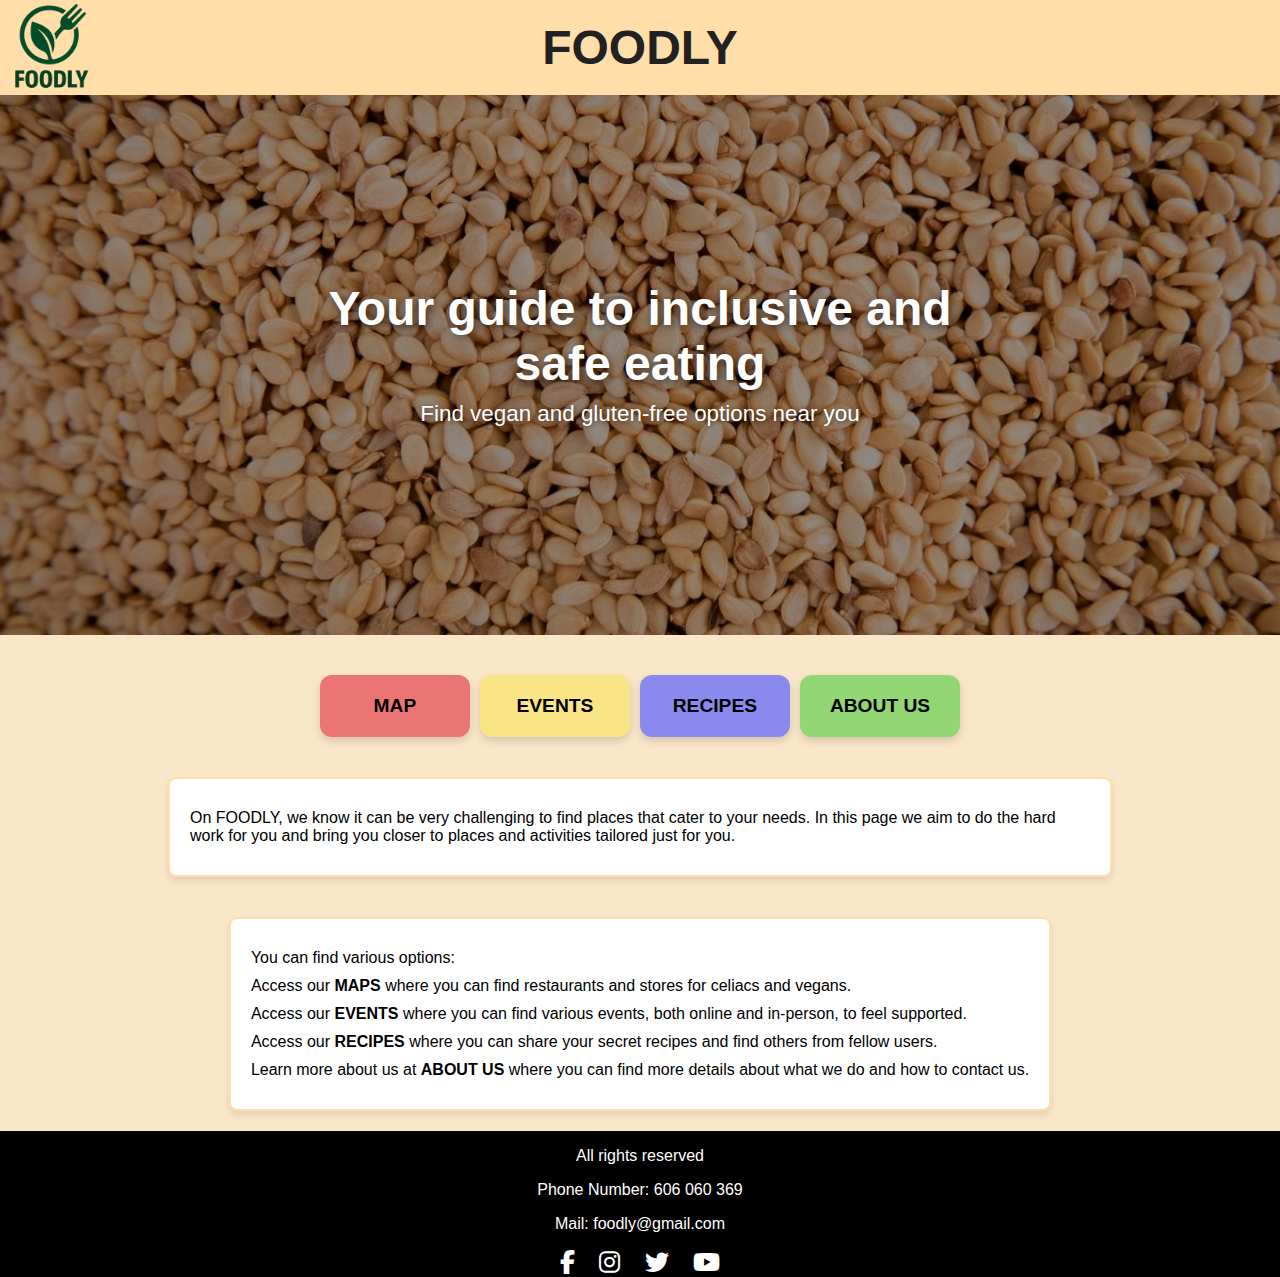
<file: index.html>
<!DOCTYPE html>
<html lang="es">
<head>
    <meta charset="UTF-8">
    <meta name="viewport" content="width=device-width, initial-scale=1.0">
    <title>FOODLY</title>
    <link rel="stylesheet" href="CSS/style.css">
    <link rel="icon" type="image/png" href="Imagenes/logo.png">
    <style>
        body { background-color: #fae7c9; }
    </style>
    <link rel="stylesheet" href="https://cdnjs.cloudflare.com/ajax/libs/font-awesome/6.5.0/css/all.min.css">
</head>
<body>
    <div class="container">
        <header>
            <h1>
                <a href="index.html">
                    <img src="Imagenes/logo2.png" alt="Logo" class="logo" width="100"> FOODLY
                </a>
            </h1>
        </header>

        <main>
            <div class="hero">
                <img src="Imagenes/banner3.jpg" alt="Banner Foodly" class="hero-img">
                <div class="hero-text">
                    <h2>Your guide to inclusive and safe eating</h2>
                    <p>Find vegan and gluten-free options near you</p>
                </div>
            </div>
            
              
            <div class="button-grid">
                <button class="btn btn-red" onclick="location.href='mapa.html'">MAP</button>
                <button class="btn btn-yellow" onclick="location.href='eventos.html'">EVENTS</button>
                <button class="btn btn-blue" onclick="location.href='Recetas.html'">RECIPES</button>
                <button class="btn btn-green" onclick="location.href='sobre-nosotros.html'">ABOUT US</button>
            </div>

            <div class="text-box">
                <p> </p>
                <p>On FOODLY, we know it can be very challenging to find places that cater to your needs. In this page we aim to do the hard work for you and bring you closer to places and activities tailored just for you.</p>
            </div>

            <div class="text-box">
                <p>You can find various options:</p>
                <p>Access our <strong>MAPS</strong> where you can find restaurants and stores for celiacs and vegans.</p>
                <p>Access our <strong>EVENTS</strong> where you can find various events, both online and in-person, to feel supported.</p>
                <p>Access our <strong>RECIPES</strong> where you can share your secret recipes and find others from fellow users.</p>
                <p>Learn more about us at <strong>ABOUT US</strong> where you can find more details about what we do and how to contact us.</p>                
            </div>
            
        </main>
        
        <footer>
            <div class="info-box">
                <p>All rights reserved</p>
                <p>Phone Number: 606 060 369</p>
                <p>Mail: foodly@gmail.com</p>
                
            </div>

            <div class="social-icons">
                <a href="#" target="_blank"><i class="fab fa-facebook-f"></i></a>
                <a href="#" target="_blank"><i class="fab fa-instagram"></i></a>
                <a href="#" target="_blank"><i class="fab fa-twitter"></i></a>
                <a href="#" target="_blank"><i class="fab fa-youtube"></i></a>
            </div>
            
        </footer>
        
    </div>
</body>
</html>
</file>
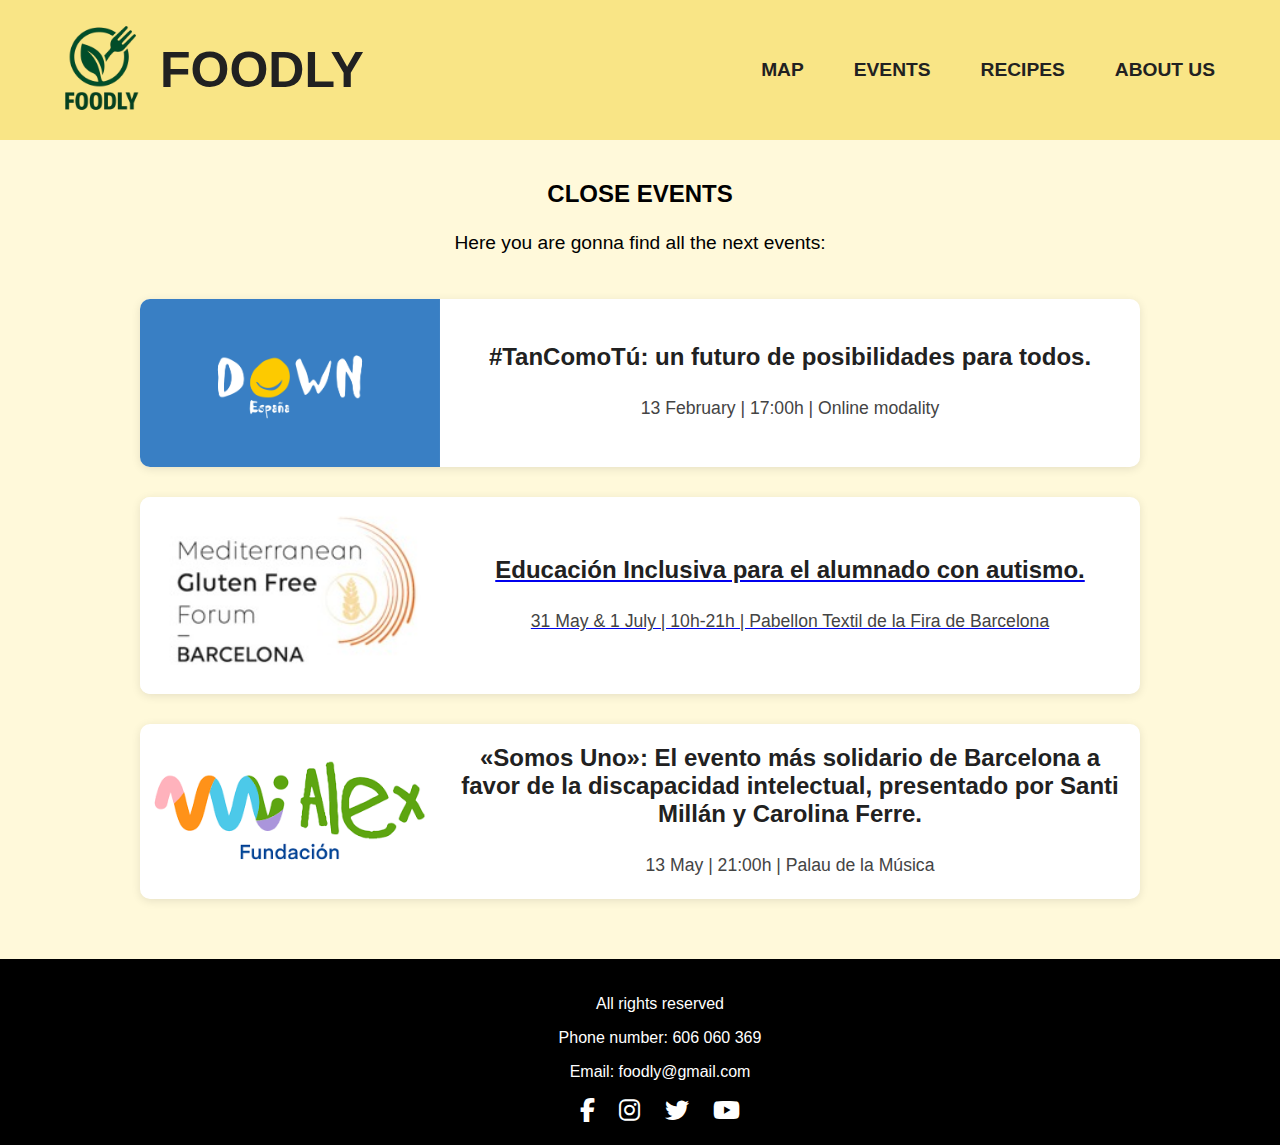
<file: eventos.html>
<!DOCTYPE html>
<html lang="es">
<head>
    <meta charset="UTF-8">
    <meta name="viewport" content="width=device-width, initial-scale=1.0">
    <title class="titulo">FOODLY</title>
    <link rel="stylesheet" href="CSS/eventos.css">
    <link rel="icon" type="image/png" href="Imagenes/logo.png">
    <link rel="stylesheet" href="https://cdnjs.cloudflare.com/ajax/libs/font-awesome/6.5.0/css/all.min.css">

    <style>
        body {
            background-color: #fff9da;
            font-family: "Jersey 10", sans-serif;
            margin: 0;
            padding: 0;
        }

        header {
            background-color: #F9E586;
            padding: 20px;
            text-align: center; /* Cambiado de right a center */
        }

        h1 a {
            text-decoration: none;
            color: #212121;
            display: inline-flex;
            align-items: left; /* Cambiado de flex-start a center */
            gap: 10px;
           
        }

        .logo {
            vertical-align: left;
        }

        main {
            padding: 20px;
            text-align: center;
        }


    </style>
</head>
<body>
    <header>
        <div class="header-container">
            <h1 class="logo-titulo">
                <a href="index.html">
                    <img src="Imagenes/logo2.png" alt="Logo" class="logo" width="100"> 
                    <span class="titulo-pagina">FOODLY</span>
                </a>
            </h1>
    
            <nav class="menu">
                <a href="mapa.html">MAP</a>
                <a href="eventos.html">EVENTS</a>
                <a href="recetas.html">RECIPES</a>
                <a href="Sobre-nosotros.html">ABOUT US</a>
            </nav>
        </div>
    </header>    

    <main>
        <h2><strong>CLOSE EVENTS</strong></h2>
        <p>Here you are gonna find all the next events:</p>
    
        <section class="eventos">
            <!-- Evento 1 -->
            <a href="https://www.sindromedown.org/tancomotu-un-futuro-de-posibilidades-para-todos/" class="evento-link">
                <div class="evento">
                    <img src="Imagenes/Eventos/evento1.jpg" alt="Evento 1">
                    <div class="info-evento">
                        <h3>#TanComoTú: un futuro de posibilidades para todos.</h3>
                        <p>13 February | 17:00h | Online modality</p>
                    </div>
                </div>
            </a>
    
            <!-- Evento 2 -->
            <a href="https://www.mediterraneanglutenfree.com/">
                <div class="evento">
                    <img src="Imagenes/Eventos/evento4.jpg" alt="Evento 2">
                    <div class="info-evento">
                        <h3>Educación Inclusiva para el alumnado con autismo.</h3>
                        <p>31 May & 1 July | 10h-21h | Pabellon Textil de la Fira de Barcelona</p>
                    </div>
                </div>
            </a>
    
            <!-- Evento 3 -->
            <a href="https://mifundacionalex.org/somos-uno-el-evento-mas-solidario-de-barcelona-a-favor-de-la-discapacidad-intelectual-presentado-por-santi-millan-y-carolina-ferre/" class="evento-link">
                <div class="evento">
                    <img src="Imagenes/Eventos/evento3.png" alt="Evento 3">
                    <div class="info-evento">
                        <h3>«Somos Uno»: El evento más solidario de Barcelona a favor de la discapacidad intelectual, presentado por Santi Millán y Carolina Ferre.</h3>
                        <p>13 May | 21:00h | Palau de la Música</p>
                    </div>
                </div>
            </a>
        </section>
    </main>
    

    <footer>
        <div class="info-box">
            <p>All rights reserved</p>
            <p>Phone number: 606 060 369</p>
            <p>Email: foodly@gmail.com</p>
            
        </div>

        <div class="social-icons">
            <a href="#" target="_blank"><i class="fab fa-facebook-f"></i></a>
            <a href="#" target="_blank"><i class="fab fa-instagram"></i></a>
            <a href="#" target="_blank"><i class="fab fa-twitter"></i></a>
            <a href="#" target="_blank"><i class="fab fa-youtube"></i></a>
        </div>
        
    </footer>
</body>


</html>
</file>
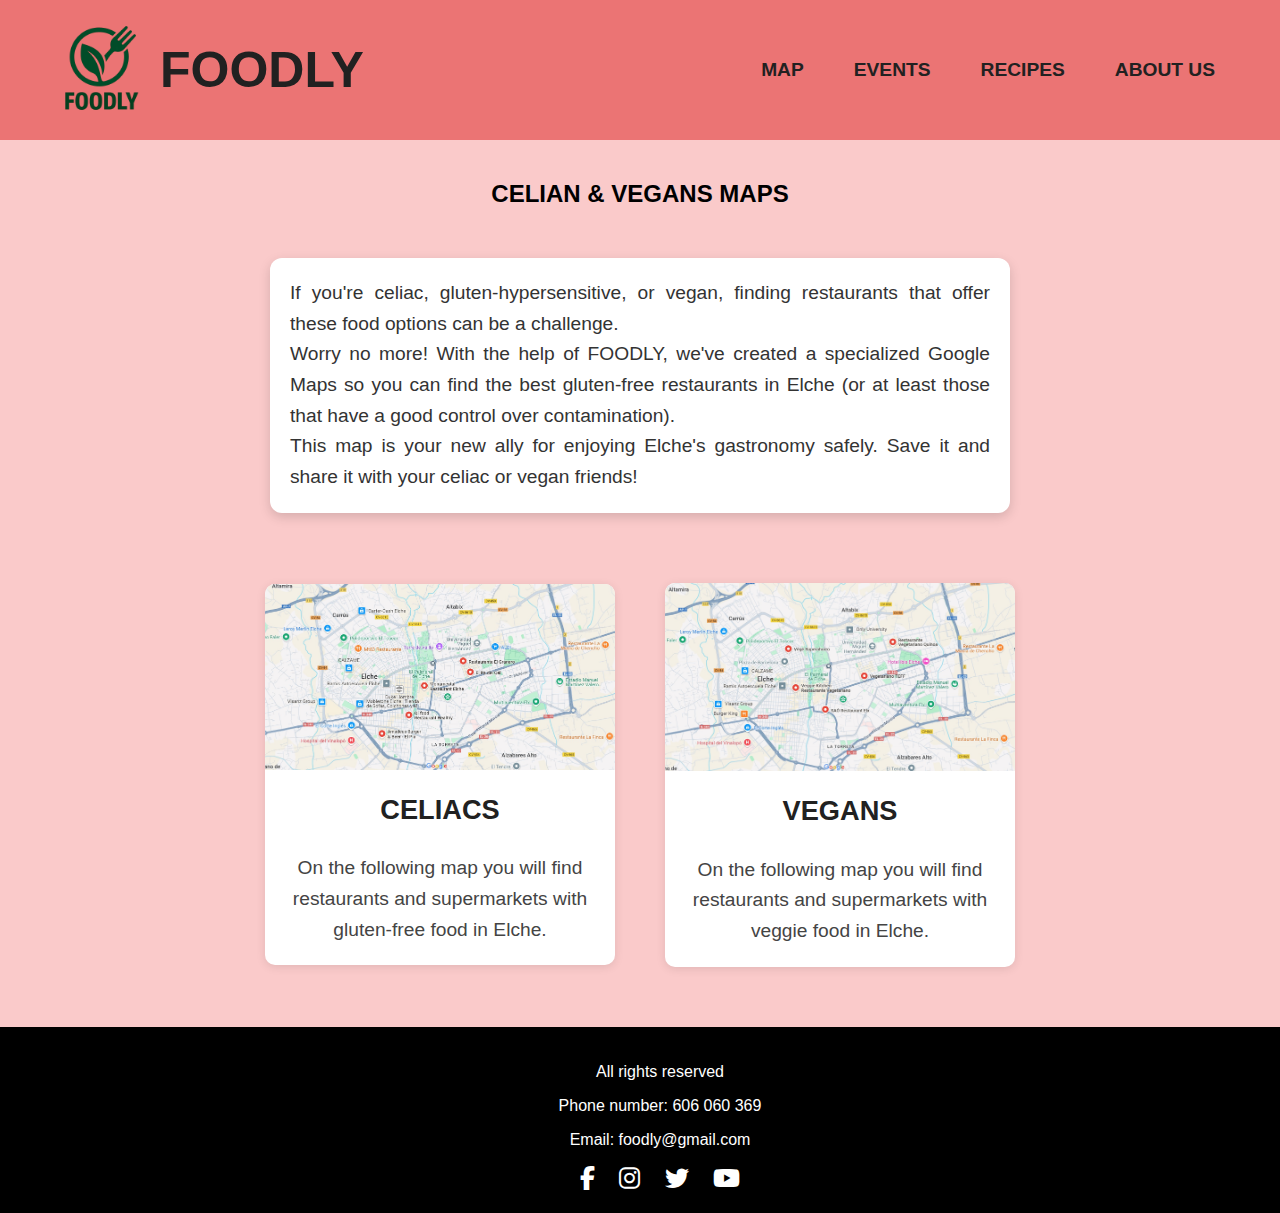
<file: mapa.html>
<!DOCTYPE html>
<html lang="en">
<head>
    <meta charset="UTF-8">
    <meta name="viewport" content="width=device-width, initial-scale=1.0">
    <title>MAPS</title>
    <title class="titulo">FOODLY</title>
    <link rel="stylesheet" href="CSS/mapa.css">
    <link rel="icon" type="image/png" href="Imagenes/logo.png">
    <link rel="stylesheet" href="https://cdnjs.cloudflare.com/ajax/libs/font-awesome/6.5.0/css/all.min.css">

    <style>
        body {
            background-color: rgb(250, 202, 202);
            font-family: "Jersey 10", sans-serif;
            margin: 0;
            padding: 0;
        }

        header {
            background-color: rgb(235, 116, 116);
            padding: 20px;
            text-align: center; /* Cambiado de right a center */
        }
        
        h1 a {
            text-decoration: none;
            color: #212121;
            display: inline-flex;
            align-items: left; /* Cambiado de flex-start a center */
            gap: 10px;
           
        }

        .logo {
            vertical-align: left;
        }

        main {
            padding: 20px;
            text-align: center;
        }


    </style>
</head>
<body>
    <header>
        
        <div class="header-container">
            <h1 class="logo-titulo">
                <a href="index.html">
                    <img src="Imagenes/logo2.png" alt="Logo" class="logo" width="100"> 
                    <span class="titulo-pagina">FOODLY</span>
                </a>
            </h1>
    
            <nav class="menu">
                <a href="mapa.html">MAP</a>
                <a href="eventos.html">EVENTS</a>
                <a href="recetas.html">RECIPES</a>
                <a href="Sobre-nosotros.html">ABOUT US</a>
            </nav>
        </div>
    </header>
    <main>
        <h2><strong>CELIAN & VEGANS MAPS</strong></h2>
    
        <div class="descripcion-mapa">
            <p>
                If you're celiac, gluten-hypersensitive, or vegan, finding restaurants that offer these food options can be a challenge.
            </p>
            <p>
                Worry no more! With the help of FOODLY, we've created a specialized Google Maps so you can find the best gluten-free restaurants in Elche (or at least those that have a good control over contamination).
            </p>
            <p>
                This map is your new ally for enjoying Elche's gastronomy safely. Save it and share it with your celiac or vegan friends!
            </p>
        </div>
    
       
    
        <div class="mapas">
            <div class="mapa">
                <a href="https://maps.app.goo.gl/m5RbkETdoufrcCeE8" class="link">
                    <img src="Imagenes/mapas/celia.jpg" alt="mapa" width="300px">
                    <div class="info">
                        <h3>CELIACS</h3>
                        <p>On the following map you will find restaurants and supermarkets with gluten-free food in Elche.</p>
                    </div>
                </a>
            </div>
    
            <div class="mapa" id="vega">
                <a href="https://maps.app.goo.gl/kVcjR4zT8YADveZh6" class="link">
                    <img src="Imagenes/mapas/mapaveg2.jpg" alt="mapa" width="300px">
                    <div class="info">
                        <h3>VEGANS</h3>
                        <p>On the following map you will find restaurants and supermarkets with veggie food in Elche.</p>
                    </div>
                </a>
            </div>
        </div>
    </main>
    
    <footer>
        <div class="info-box">
            <p>All rights reserved</p>
            <p>Phone number: 606 060 369</p>
            <p>Email: foodly@gmail.com</p>
            
        </div>

        <div class="social-icons">
            <a href="#" target="_blank"><i class="fab fa-facebook-f"></i></a>
            <a href="#" target="_blank"><i class="fab fa-instagram"></i></a>
            <a href="#" target="_blank"><i class="fab fa-twitter"></i></a>
            <a href="#" target="_blank"><i class="fab fa-youtube"></i></a>
        </div>
        
    </footer>
    
</body>
</html>
</file>
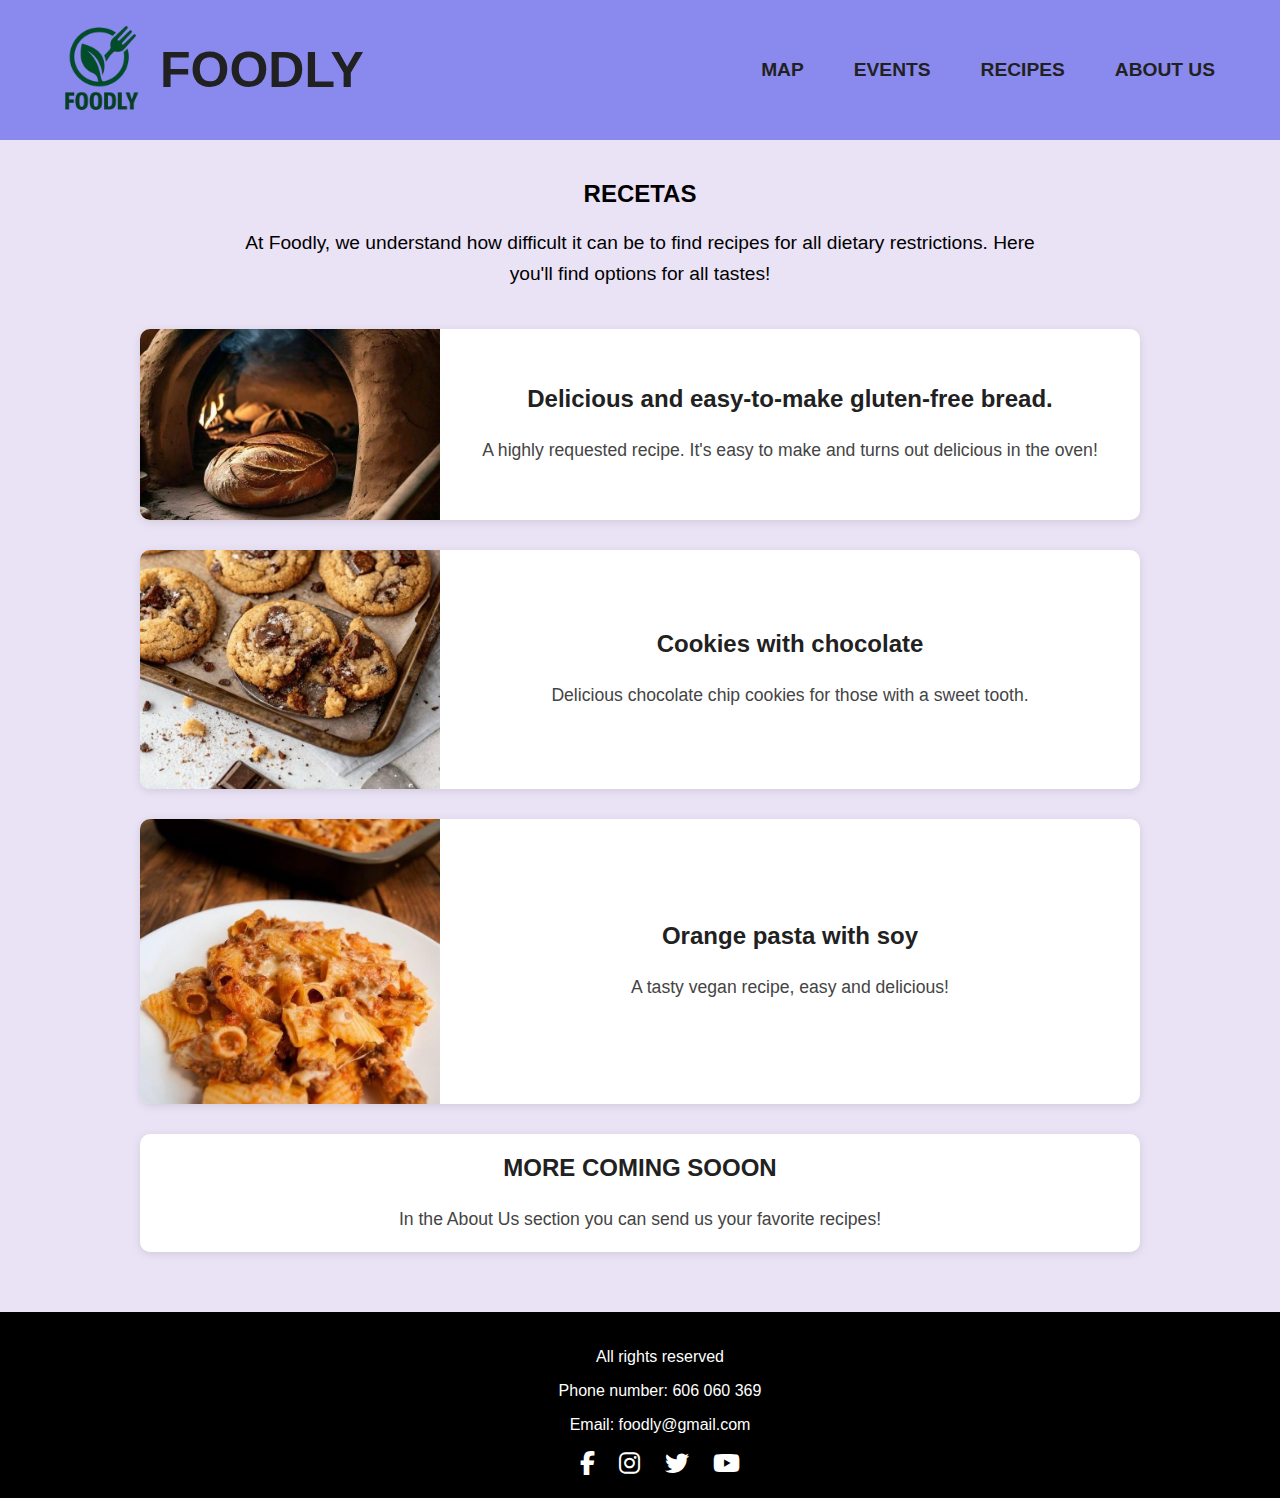
<file: Recetas.html>
<!DOCTYPE html>
<html lang="es">
<head>
    <meta charset="UTF-8">
    <meta name="viewport" content="width=device-width, initial-scale=1.0">
    <title>FOODLY</title>
    <link rel="stylesheet" href="CSS/recetas.css">
    <link rel="icon" href="Imagenes/logo2.png" type="image/png">
    <link rel="stylesheet" href="https://cdnjs.cloudflare.com/ajax/libs/font-awesome/6.5.0/css/all.min.css">
</head>
<body>
    <header>
        <div class="header-container">
            <h1 class="logo-titulo">
                <a href="index.html">
                    <img src="Imagenes/logo2.png" alt="Logo de Foodly" class="logo" width="100"> 
                    <span class="titulo-pagina">FOODLY</span>
                </a>
            </h1>
            <nav class="menu">
                <a href="mapa.html">MAP</a>
                <a href="eventos.html">EVENTS</a>
                <a href="recetas.html">RECIPES</a>
                <a href="Sobre-nosotros.html">ABOUT US</a>
            </nav>
        </div>
    </header>

    <main>
        <h2><strong>RECETAS</strong></h2>
        <p>At Foodly, we understand how difficult it can be to find recipes for all dietary restrictions. Here you'll find options for all tastes!</p>

        <section class="eventos">
            <!-- Receta 1 -->
            <a href="Recetas/receta pan.pdf" class="evento-link" download>
                <article class="evento">
                    <img src="Imagenes/pan.jpg" alt="Pan sin gluten">
                    <div class="info-evento">
                        <h3>Delicious and easy-to-make gluten-free bread.</h3>
                        <p>A highly requested recipe. It's easy to make and turns out delicious in the oven!</p>
                    </div>
                </article>
            </a>

            <!-- Receta 2 -->
            <a href="Recetas/galletas.pdf" class="evento-link" download>
                <article class="evento">
                    <img src="Imagenes/galletas.jpg" alt="Cookies con chocolate">
                    <div class="info-evento">
                        <h3>Cookies with chocolate</h3>
                        <p>Delicious chocolate chip cookies for those with a sweet tooth.</p>
                    </div>
                </article>
            </a>

            <!-- Receta 3 -->
            <a href="Recetas/pasta.pdf" class="evento-link" download>
                <article class="evento">
                    <img src="Imagenes/pasta.jpg" alt="Pasta a la naranja con soja">
                    <div class="info-evento">
                        <h3>Orange pasta with soy</h3>
                        <p>A tasty vegan recipe, easy and delicious! </p>
                    </div>
                </article>
            <a>
                <div class="evento">
                    <div class="info-evento">
                        <h3>MORE COMING SOOON</h3>
                        <p>In the About Us section you can send us your favorite recipes!</p>
                    </div>
                </div>
            </a>
            </a>
        </section>
    </main>

    <footer>
        <div class="info-box">
            <p>All rights reserved</p>
            <p>Phone number: 606 060 369</p>
            <p>Email: foodly@gmail.com</p>
        </div>
        <div class="social-icons">
            <a href="#"><i class="fab fa-facebook-f"></i></a>
            <a href="#"><i class="fab fa-instagram"></i></a>
            <a href="#"><i class="fab fa-twitter"></i></a>
            <a href="#"><i class="fab fa-youtube"></i></a>
        </div>
    </footer>
</body>
</html>
</file>
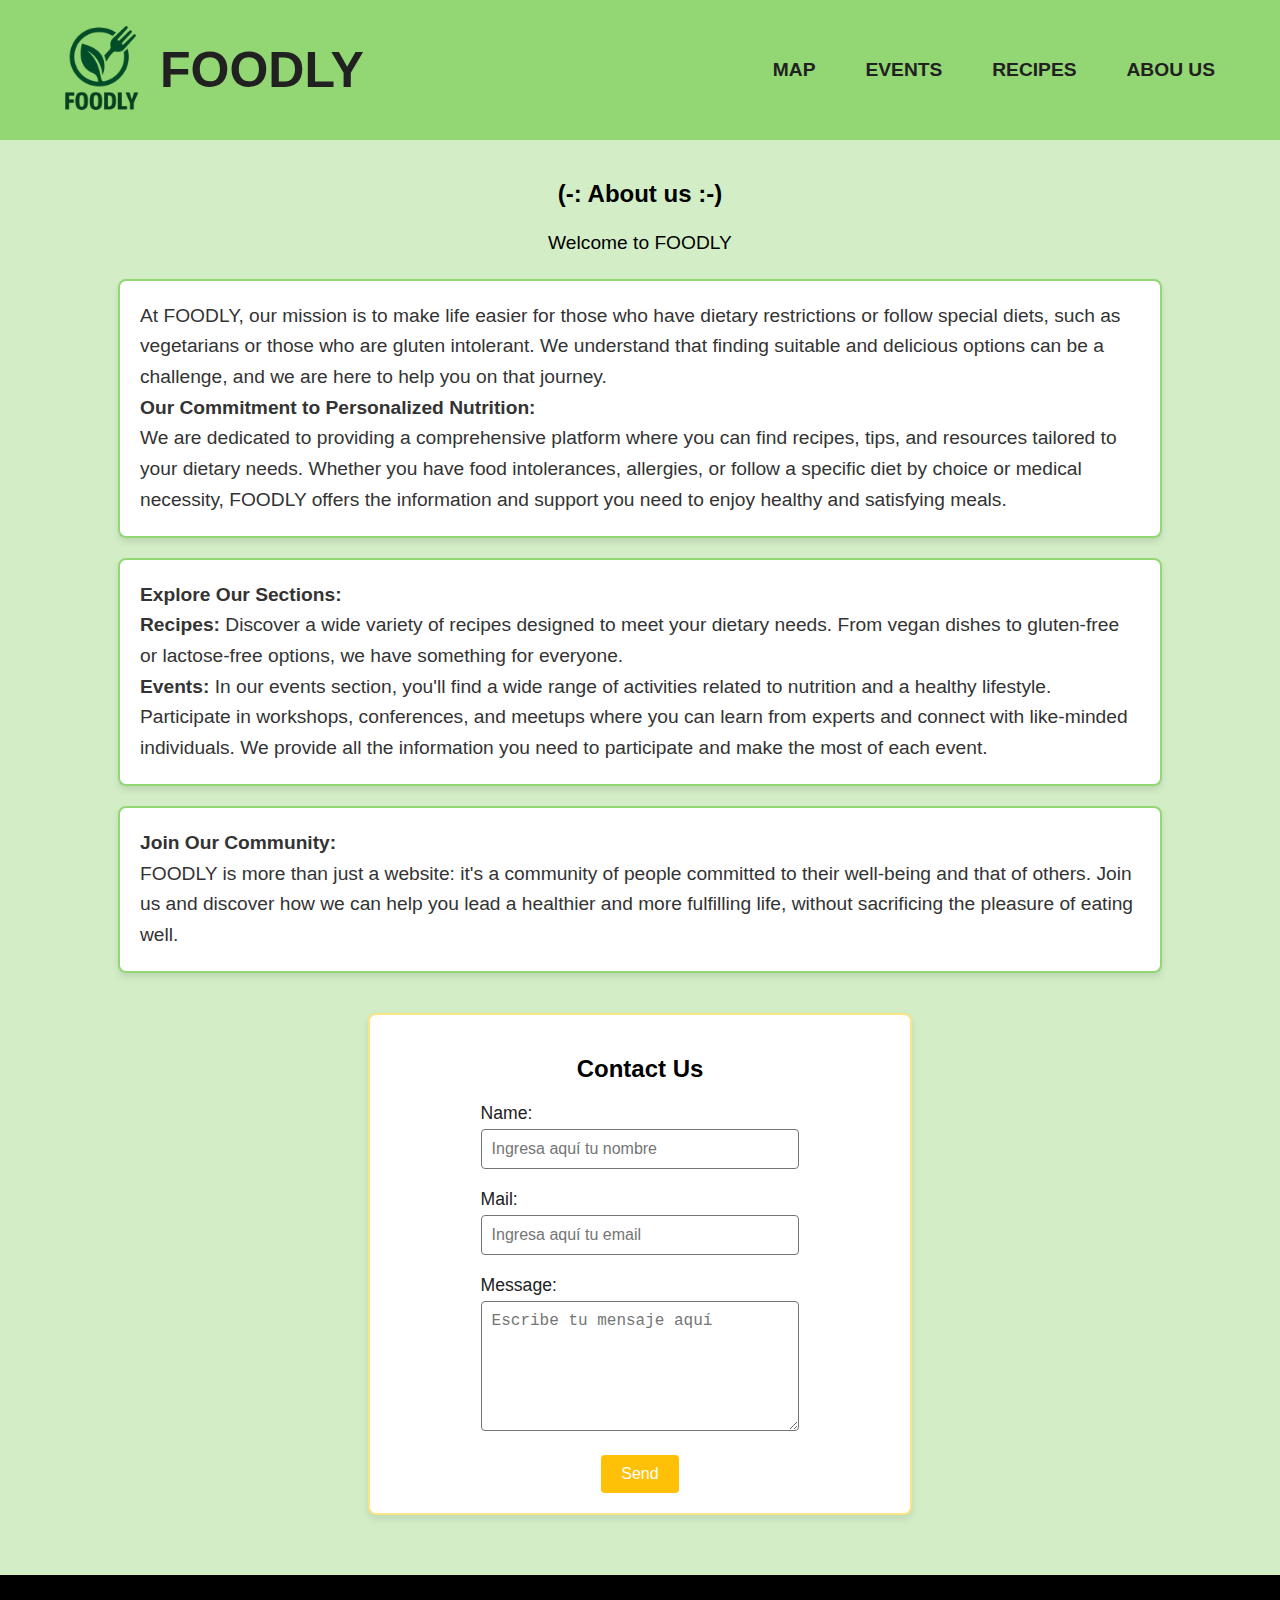
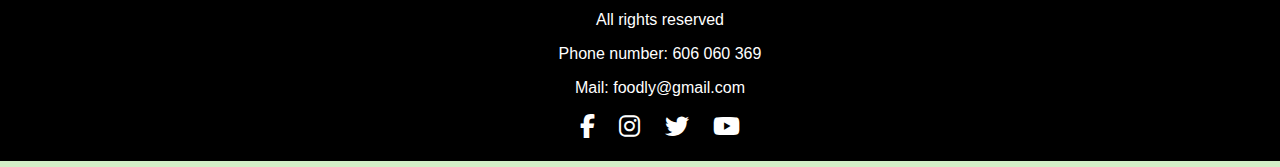
<file: Sobre-nosotros.html>
<!DOCTYPE html>
<html lang="es">
<head>
    <meta charset="UTF-8">
    <meta name="viewport" content="width=device-width, initial-scale=1.0">
    <title class="titulo">FOODLY</title>
    <link rel="stylesheet" href="CSS/sobrenosotros.css">
    <link rel="icon" type="image/png" href="Imagenes/logo.png">
    <link rel="stylesheet" href="https://cdnjs.cloudflare.com/ajax/libs/font-awesome/6.5.0/css/all.min.css">

    <style>
        body {
            background-color: #d3eec7;
            font-family: "Jersey 10", sans-serif;
            margin: 0;
            padding: 0;
        }

        header {
            background-color: #93d674;
            padding: 20px;
            text-align: center; /* Cambiado de right a center */
        }

        h1 a {
            text-decoration: none;
            color: #212121;
            display: inline-flex;
            align-items: left; /* Cambiado de flex-start a center */
            gap: 10px;
           
        }

        .logo {
            vertical-align: left;
        }

        main {
            padding: 20px;
            text-align: center;
        }

        .text-box {
            background-color: #fff;
            border: 2px solid #93d674;
            padding: 20px;
            border-radius: 8px;
            max-width: 1000px;
            margin: 20px auto;
            box-shadow: 0 4px 7px rgba(0, 0, 0, 0.1);
            text-align: left;
        }

        .text-box p {
            font-size: 1.2rem;
            color: #333;
            max-width: 100%;
        }


    </style>
</head>
<body>
    <header>
        <div class="header-container">
            <h1 class="logo-titulo">
                <a href="index.html">
                    <img src="Imagenes/logo2.png" alt="Logo" class="logo" width="100"> 
                    <span class="titulo-pagina">FOODLY</span>
                </a>
            </h1>
    
            <nav class="menu">
                <a href="mapa.html">MAP</a>
                <a href="eventos.html">EVENTS</a>
                <a href="recetas.html">RECIPES</a>
                <a href="sobre.html">ABOU US</a>
            </nav>
        </div>
    </header>
    
    
    

    <main>
        <h2>(-: About us :-)</h2>
        <p>Welcome to FOODLY</p>
        
        <div class="text-box">
            <p>At FOODLY, our mission is to make life easier for those who have dietary restrictions or follow special diets, such as vegetarians or those who are gluten intolerant. We understand that finding suitable and delicious options can be a challenge, and we are here to help you on that journey.</p>
            <p><strong>Our Commitment to Personalized Nutrition:</strong></p>
            <p>We are dedicated to providing a comprehensive platform where you can find recipes, tips, and resources tailored to your dietary needs. Whether you have food intolerances, allergies, or follow a specific diet by choice or medical necessity, FOODLY offers the information and support you need to enjoy healthy and satisfying meals.</p>
            
        </div>
        <div class="text-box">
            <p><strong>Explore Our Sections: </strong></p>
            <p></p>
            <p><strong>Recipes:</strong> Discover a wide variety of recipes designed to meet your dietary needs. From vegan dishes to gluten-free or lactose-free options, we have something for everyone.</p>

            <p><strong>Events:</strong> In our events section, you'll find a wide range of activities related to nutrition and a healthy lifestyle. Participate in workshops, conferences, and meetups where you can learn from experts and connect with like-minded individuals. We provide all the information you need to participate and make the most of each event.</p>

            
        </div>
        <div class="text-box">
            <p><strong>Join Our Community: </strong></p>
            <p>FOODLY is more than just a website: it's a community of people committed to their well-being and that of others. Join us and discover how we can help you lead a healthier and more fulfilling life, without sacrificing the pleasure of eating well.</p>

        </div>

        <section class="contact-form">
            <h2>Contact Us</h2>
            <form action="myscript.php" method="POST">
                <label for="name">Name:</label>
                <input type="text" id="name" name="name" placeholder="Ingresa aquí tu nombre" required>

                <label for="email">Mail:</label>
                <input type="email" id="email" name="email" placeholder="Ingresa aquí tu email" required>

                <label for="message">Message:</label>
                <textarea id="message" name="message" rows="6" placeholder="Escribe tu mensaje aquí" required></textarea>

                <button type="submit">Send</button>
            </form>
        </section>
    </main>

    <footer>
        <div class="info-box">
            <p>All rights reserved</p>
            <p>Phone number: 606 060 369</p>
            <p>Mail: foodly@gmail.com</p>
            
        </div>

        <div class="social-icons">
            <a href="#" target="_blank"><i class="fab fa-facebook-f"></i></a>
            <a href="#" target="_blank"><i class="fab fa-instagram"></i></a>
            <a href="#" target="_blank"><i class="fab fa-twitter"></i></a>
            <a href="#" target="_blank"><i class="fab fa-youtube"></i></a>
        </div>
        
    </footer>
</body>


</html>
</file>
<file: CSS/style.css>
:root{ /*Para definir paleta de colores*/
    --blanco:#FFFFFF;
    --oscuro:#212121;
    --primario:#FFC107;
    --secundario:#F9E586;
    --gris:#757575;
 
    --fuente-principal: 6rem;
 }

 body {
    font-family: Arial, sans-serif;
    margin: 0;
    padding: 0;
    min-height: 100vh;
    background-color: #fae7c9;
    display: flex;
    flex-direction: column;
}

.container {
    flex: 1;
    display: flex;
    flex-direction: column;
    align-items: center;
    text-align: center;
}

header {
    width: 100%;
    background-color: #ffdea9;
    display: flex;
    align-items: center;
    justify-content: center;
    padding: 20px;
    position: relative;
}

.logo {
    position: absolute;
    left: 20px;
}

header h1 {
    font-size: 3rem;
    margin: 0;
    text-align: right;
}

h1 a {
    text-decoration: none;
    color: #212121;
    display: inline-flex;
    align-items: center; /* Cambiado de flex-start a center */
    gap: 10px;
}

main {
    flex: 1;
    display: flex;
    flex-direction: column; /* Cambio para apilar verticalmente */
    align-items: center;
    justify-content: center;
}

.button-grid {
    display: flex;
    justify-content: center;
    gap: 10px;
    margin-bottom: 20px;
}
.btn {
    padding: 20px 30px;       /* Menor espacio interno */
    font-size: 1.2em;          /* Fuente más pequeña */
    font-weight: bold;
    cursor: pointer;
    color: black;
    border: none;
    border-radius: 12px;
    transition: background-color 0.3s;
    min-width: 150px;          /* Menor ancho mínimo */
    min-height: 60px;          /* Menor alto mínimo */
    box-shadow: 0 4px 8px rgba(0, 0, 0, 0.15);
}


.btn-red { background-color: rgb(235, 116, 116); }
.btn-yellow { background-color: #F9E586; }
.btn-blue { background-color: rgb(138, 138, 238); }
.btn-green { background-color: #93d674; }

footer {
    background-color: black;
    color: white;
    width: 100%;
    padding: 10px 3;
    text-align: center;
}

.social-icons {
    margin-top: 15px;
}

.social-icons a {
    color: white;
    font-size: 1.5rem;
    margin: 0 10px;
    text-decoration: none;
    transition: color 0.3s ease;
}

.social-icons a:hover {
    color: var(--primario);
}

.info-box {
    width: 80%;
    margin: 0 auto;
}

.text-box {
    background-color: #fff;
    border: 2px solid #ffdea9;
    padding: 20px;
    border-radius: 8px;
    max-width: 900px;
    margin: 20px auto;
    box-shadow: 0 4px 7px rgba(0, 0, 0, 0.1);
    text-align: left;
}

.text-box p {
    margin: 10px 0;
}

.image-section {
    display: flex;
    justify-content: center;
    gap: 40px;
    margin: 20px 0;
  }
  
  .image-box {
    text-align: center;
  }
  
  .image-box img {
    width: 100px;
    height: auto;
    border-radius: 10px;
  }


  .hero {
    position: relative;
    width: 100vw; /* Toda la pantalla horizontal */
    height: 60vh; /* Más alto: 60% de la altura de la pantalla */
    overflow: hidden;
    margin-bottom: 40px;
}

.hero-img {
    position: absolute;
    top: 0;
    left: 0;
    width: 100%;
    height: 100%;
    object-fit: cover; /* Rellenar el contenedor sin deformarse */
    filter: brightness(60%);
    z-index: 1;
}

.hero-text {
    position: absolute;
    top: 50%;
    left: 50%;
    transform: translate(-50%, -50%);
    color: white;
    text-align: center;
    z-index: 2;
}

.hero-text h2 {
    font-size: 3rem;
    margin: 0;
    text-shadow: 2px 2px 8px rgba(0, 0, 0, 0.6);
}

.hero-text p {
    font-size: 1.4rem;
    margin-top: 10px;
    text-shadow: 1px 1px 5px rgba(0, 0, 0, 0.5);
}
</file>
<file: CSS/eventos.css>
:root {
    --blanco: #FFFFFF;
    --oscuro: #212121;
    --primario: #FFC107;
    --secundario: #F9E586;
    --gris: #757575;
    --fuente-principal: "Jersey 10", sans-serif;
}

html, body {
    height: 100%;
    margin: 0;
    padding: 0;
    display: flex;
    flex-direction: column;
}

main {
    padding: 20px;
    text-align: center;
    flex: 1;
}

main p {
    font-size: 1.2rem;
    max-width: 800px;
    margin: 0 auto;
    line-height: 1.6;
}

footer {
    background-color: #000000;
    color: white;
    padding: 20px;
    text-align: center;
    margin-top: 40px;
}

h1 {
    font-size: 3rem;
    margin: 0;
    text-align: left;
}

.social-icons {
    margin-top: 15px;
}

.social-icons a {
    color: white;
    font-size: 1.5rem;
    margin: 0 10px;
    text-decoration: none;
    transition: color 0.3s ease;
}

.social-icons a:hover {
    color: var(--primario);
}

.titulo-pagina {
    font-size: 50px; /* Igual al ancho del logo */
    line-height: 50px; /* Asegura que el texto esté alineado verticalmente con el logo */
    font-weight: bold; /* Negrita */
    text-align: center; /* Centrado */
    color: var(--oscuro); /* Color principal */
    margin-left: 0; /* Elimina cualquier margen adicional del título */
}

.info-box {
    width: 80%;
    margin: 0 auto;
}

footer {
    background-color: black;
    color: white;
    width: 100%;
    padding: 10px 3;
    text-align: center;
}

/* Contenedor del header con distribución horizontal */
.header-container {
    display: flex;
    justify-content: space-between;
    align-items: center;
    max-width: 100%;
    padding: 0 30px;
    background-color: #F9E586;
}

/* Logo y título alineados a la izquierda */
.logo-titulo {
    display: flex;
    align-items: center;
    gap: 10px;
    font-size: 2rem;
    margin: 0;
}

.logo-titulo a {
    text-decoration: none;
    color: #212121;
    display: flex;
    align-items: center;
}

/* Menú de navegación alineado a la derecha */
nav.menu {
    display: flex;
    gap: 20px;
}

nav.menu a {
    text-decoration: none;
    color: #212121;
    font-weight: bold;
    padding: 10px 15px;
    transition: background-color 0.3s ease;
    font-size: 1.2rem;
}

nav.menu a:hover {
    background-color: rgba(0, 0, 0, 0.1);
    border-radius: 5px;
}

/* Logo alineado verticalmente */
.logo {
    vertical-align: middle;
}

/* Contenedor de todos los eventos */
.eventos {
    display: flex;
    flex-direction: column;
    gap: 30px;
    margin-top: 40px;
    max-width: 1000px;
    margin-left: auto;
    margin-right: auto;
}

/* Cada evento es una fila con imagen + texto */
.evento {
    display: flex;
    align-items: center;
    background-color: #ffffff;
    border-radius: 10px;
    overflow: hidden;
    box-shadow: 0 2px 10px rgba(0, 0, 0, 0.1);
}

/* Imagen del evento */
.evento img {
    width: 300px;
    height: auto;
    object-fit: cover;
}

/* Texto a la derecha de la imagen */
.info-evento{
    padding: 20px;
    flex: 1;
}

.info-evento h3 {
    margin-top: 0;
    color: #212121;
    font-size: 1.5rem;
}

.info-evento p {
    font-size: 1.1rem;
    line-height: 1.5;
    color: #444;
}

.evento-link {
    text-decoration: none;
    color: inherit;
    display: block;
}

.evento-link:hover .evento {
    box-shadow: 0 4px 15px rgba(0, 0, 0, 0.2);
    transform: scale(1.01);
    transition: all 0.3s ease;
}
</file>
<file: CSS/mapa.css>
:root {
    --blanco: #FFFFFF;
    --oscuro: #212121;
    --primario: #FFC107;
    --secundario: #F9E586;
    --gris: #757575;
    --fuente-principal: "Jersey 10", sans-serif;
}

/*html, body {
    height: 100%;
    margin: 0;
    padding: 0;
    display: flex;
    flex-direction: column;
}*/

main {
    display: flex;
    flex-direction: column;
    align-items: center; /* Centrado horizontal */
    justify-content: center; /* Centrado vertical (si quieres añadir altura también) */
    padding: 20px;
    text-align: center;
}

main p {
    font-size: 1.2rem;
    max-width: 800px;
    margin: 0 auto;
    line-height: 1.6;
}

footer {
    background-color: #000000;
    color: white;
    padding: 20px;
    text-align: center;
    margin-top: 40px;
}

h1 {
    font-size: 3rem;
    margin: 0;
    text-align: left;
}

.social-icons {
    margin-top: 15px;
}

.social-icons a {
    color: white;
    font-size: 1.5rem;
    margin: 0 10px;
    text-decoration: none;
    transition: color 0.3s ease;
}

.social-icons a:hover {
    color: var(--primario);
}

.titulo-pagina {
    font-size: 50px; /* Igual al ancho del logo */
    line-height: 50px; /* Asegura que el texto esté alineado verticalmente con el logo */
    font-weight: bold; /* Negrita */
    text-align: center; /* Centrado */
    color: var(--oscuro); /* Color principal */
    margin-left: 0; /* Elimina cualquier margen adicional del título */
}

.info-box {
    width: 80%;
    margin: 0 auto;
}

footer {
    background-color: black;
    color: white;
    width: 100%;
    padding: 10px 3;
    text-align: center;
}

/* Contenedor del header con distribución horizontal */
.header-container {
    display: flex;
    justify-content: space-between;
    align-items: center;
    max-width: 100%;
    padding: 0 30px;
    background-color: rgb(235, 116, 116);
}

/* Logo y título alineados a la izquierda */
.logo-titulo {
    display: flex;
    align-items: center;
    gap: 10px;
    font-size: 2rem;
    margin: 0;
}

.logo-titulo a {
    text-decoration: none;
    color: #212121;
    display: flex;
    align-items: center;
}

/* Menú de navegación alineado a la derecha */
nav.menu {
    display: flex;
    gap: 20px;
}

nav.menu a {
    text-decoration: none;
    color: #212121;
    font-weight: bold;
    padding: 10px 15px;
    transition: background-color 0.3s ease;
    font-size: 1.2rem;
}
nav.menu a:hover {
    background-color: rgba(0, 0, 0, 0.1);
    border-radius: 5px;
}
.boton{
    padding: 10px 15px;
    font-size: 2em;
    cursor: pointer;
    color: white;
    border: none;
    border-radius: 15px;
    transition: background-color 0.3s;
    min-width: 100px;
    min-height: 50px;
    box-shadow: 0 4px 10px rgba(0, 0, 0, 0.2);
    background-color: #86c84c;
    text-align: center;
    gap: 100px;
    margin-left: 20px;
    margin-bottom: 20px;
    margin-right: 20px;
}
#cel{
    margin-left: 465px;
    margin-bottom: 20px;
    margin-right: 20px;
}

.mapa {
    display: flex;
    flex-direction: column;
    align-items: center;
    background-color: #ffffff;
    border-radius: 10px;
    overflow: hidden;
    box-shadow: 0 2px 10px rgba(0, 0, 0, 0.1);
    max-width: 350px; /* MÁS ancho */
    height: auto;
    transition: transform 0.3s ease;
}


.mapa img,
#vega.mapa img {
    width: 350px; /* A juego con el contenedor */
    height: auto;
    object-fit: cover;
}


.info{
    padding: 20px;
    flex: 1;
}

.info h3 {
    margin-top: 0;
    color: #212121;
    font-size: 1.7rem;
    text-align: center;
    text-decoration: none;
}

.info p {
    font-size: 1.2rem;
    line-height: 1.6;
    color: #444;
    text-decoration: none;
}

.link {
    text-decoration: none;
    color: inherit;
    display: block;
}

.link:hover .mapa {
    box-shadow: 0 4px 15px rgba(0, 0, 0, 0.2);
    transform: scale(1.01);
    transition: all 0.3s ease;
}

.mapas {
    display: flex;
    flex-direction: row;
    justify-content: center;
    align-items: center;
    gap: 50px;
    flex-wrap: wrap;
    margin-top: 40px; /* Espacio entre el texto y los mapas */
}

footer {
    background-color: black;
    color: white;
    width: 100%;
    padding: 10px 3;
    text-align: center;
}

.social-icons {
    margin-top: 15px;
}

.social-icons a {
    color: white;
    font-size: 1.5rem;
    margin: 0 10px;
    text-decoration: none;
    transition: color 0.3s ease;
}

.social-icons a:hover {
    color: var(--primario);
}



.descripcion-mapa {
    background-color: #ffffff;
    border-radius: 12px;
    box-shadow: 0 4px 12px rgba(0, 0, 0, 0.15);
    padding: 20px;
    margin: 30px auto;
    max-width: 700px; /* Más estrecha */
    font-size: 1rem;  /* Fuente más pequeña */
    line-height: 1.6;
    color: #333333;
    text-align: justify;
    transition: transform 0.3s ease, box-shadow 0.3s ease;
}



.descripcion-mapa:hover {
    transform: translateY(-3px);
    box-shadow: 0 8px 20px rgba(0, 0, 0, 0.25);
}
</file>
<file: CSS/recetas.css>
html, body {
    height: 100%;
    margin: 0;
    padding: 0;
    display: flex;
    flex-direction: column;
}

body {
            background-color: rgb(234, 226, 245);
            font-family: "Jersey 10", sans-serif;
            margin: 0;
            padding: 0;
        }

main {
    padding: 20px;
    text-align: center;
    flex: 1;
}

main p {
    font-size: 1.2rem;
    max-width: 800px;
    margin: 0 auto;
    line-height: 1.6;
}

footer {
    background-color: #000000;
    color: rgb(138, 138, 238);
    padding: 20px;
    text-align: center;
    margin-top: 40px;
}

h1 {
    font-size: 3rem;
    margin: 0;
    text-align: left;
}

h1 a {
    text-decoration: none;
    color: #212121;
    display: inline-flex;
    align-items: left; /* Cambiado de flex-start a center */
    gap: 10px;
}

.social-icons {
    margin-top: 15px;
}

.social-icons a {
    color: white;
    font-size: 1.5rem;
    margin: 0 10px;
    text-decoration: none;
    transition: color 0.3s ease;
}

.social-icons a:hover {
    color: var(--primario);
}

.titulo-pagina {
    font-size: 50px; /* Igual al ancho del logo */
    line-height: 50px; /* Asegura que el texto esté alineado verticalmente con el logo */
    font-weight: bold; /* Negrita */
    text-align: center; /* Centrado */
    color: var(--oscuro); /* Color principal */
    margin-left: 0; /* Elimina cualquier margen adicional del título */
}

.info-box {
    width: 80%;
    margin: 0 auto;
}

header {
    background-color: rgb(138, 138, 238);
    padding: 20px;
    text-align: center; /* Cambiado de right a center */
}

/* Contenedor del header con distribución horizontal */
.header-container {
    display: flex;
    justify-content: space-between;
    align-items: center;
    max-width: 100%;
    padding: 0 30px;
    background-color: rgb(138, 138, 238);
}

.logo {
    vertical-align: left;
}

/* Logo y título alineados a la izquierda */
.logo-titulo {
    display: flex;
    align-items: center;
    gap: 10px;
    font-size: 2rem;
    margin: 0;
}

.logo-titulo a {
    text-decoration: none;
    color: #212121;
    display: flex;
    align-items: center;
}

/* Menú de navegación alineado a la derecha */
nav.menu {
    display: flex;
    gap: 20px;
}

nav.menu a {
    text-decoration: none;
    color: #212121;
    font-weight: bold;
    padding: 10px 15px;
    transition: background-color 0.3s ease;
    font-size: 1.2rem;
}

nav.menu a:hover {
    background-color: rgba(0, 0, 0, 0.1);
    border-radius: 5px;
}

/* Logo alineado verticalmente */
.logo {
    vertical-align: middle;
}

/* Contenedor de todos los eventos */
.eventos {
    display: flex;
    flex-direction: column;
    gap: 30px;
    margin-top: 40px;
    max-width: 1000px;
    margin-left: auto;
    margin-right: auto;
}

/* Cada evento es una fila con imagen + texto */
.evento {
    display: flex;
    align-items: center;
    background-color: #ffffff;
    border-radius: 10px;
    overflow: hidden;
    box-shadow: 0 2px 10px rgba(0, 0, 0, 0.1);
}

/* Imagen del evento */
.evento img {
    width: 300px;
    height: auto;
    object-fit: cover;
}

/* Texto a la derecha de la imagen */
.info-evento {
    padding: 20px;
    flex: 1;
}

.info-evento h3 {
    margin-top: 0;
    color: #212121;
    font-size: 1.5rem;
}

.info-evento p {
    font-size: 1.1rem;
    line-height: 1.5;
    color: #444;
}

.evento-link {
    text-decoration: none;
    color: inherit;
    display: block;
}

.evento-link:hover .evento {
    box-shadow: 0 4px 15px rgba(0, 0, 0, 0.2);
    transform: scale(1.01);
    transition: all 0.3s ease;
}

footer {
    background-color: black;
    color: white;
    width: 100%;
    padding: 10px 3;
    text-align: center;
}
</file>
<file: CSS/sobrenosotros.css>
:root {
    --blanco: #FFFFFF;
    --oscuro: #212121;
    --primario: #FFC107;
    --secundario: #F9E586;
    --gris: #757575;
    --fuente-principal: "Jersey 10", sans-serif;
}

html, body {
    height: 100%;
    margin: 0;
    padding: 0;
    display: flex;
    flex-direction: column;
}

main {
    padding: 20px;
    text-align: center;
    flex: 1;
}

main p {
    font-size: 1.2rem;
    max-width: 1000px;
    margin: 0 auto;
    line-height: 1.6;
}

footer {
    background-color: #000000;
    color: white;
    padding: 20px;
    text-align: center;
    margin-top: 40px;
}

h1 {
    font-size: 3rem;
    margin: 0;
    text-align: left;
}

.social-icons {
    margin-top: 15px;
}

.social-icons a {
    color: white;
    font-size: 1.5rem;
    margin: 0 10px;
    text-decoration: none;
    transition: color 0.3s ease;
}

.social-icons a:hover {
    color: var(--primario);
}

.titulo-pagina {
    font-size: 50px; /* Igual al ancho del logo */
    line-height: 50px; /* Asegura que el texto esté alineado verticalmente con el logo */
    font-weight: bold; /* Negrita */
    text-align: center; /* Centrado */
    color: var(--oscuro); /* Color principal */
    margin-left: 0; /* Elimina cualquier margen adicional del título */
}

.info-box {
    width: 80%;
    margin: 0 auto;
}

footer {
    background-color: black;
    color: white;
    width: 100%;
    padding: 10px 3;
    text-align: center;
}

/* Contenedor del header con distribución horizontal */
.header-container {
    display: flex;
    justify-content: space-between;
    align-items: center;
    max-width: 100%;
    padding: 0 30px;
    background-color: #93d674;
}

/* Logo y título alineados a la izquierda */
.logo-titulo {
    display: flex;
    align-items: center;
    gap: 10px;
    font-size: 2rem;
    margin: 0;
}

.logo-titulo a {
    text-decoration: none;
    color: #212121;
    display: flex;
    align-items: center;
}

/* Menú de navegación alineado a la derecha */
nav.menu {
    display: flex;
    gap: 20px;
}

nav.menu a {
    text-decoration: none;
    color: #212121;
    font-weight: bold;
    padding: 10px 15px;
    transition: background-color 0.3s ease;
    font-size: 1.2rem;
}

nav.menu a:hover {
    background-color: rgba(0, 0, 0, 0.1);
    border-radius: 5px;
}

/* Logo alineado verticalmente */
.logo {
    vertical-align: middle;
}

/* Contenedor de todos los eventos */
.eventos {
    display: flex;
    flex-direction: column;
    gap: 30px;
    margin-top: 40px;
    max-width: 1000px;
    margin-left: auto;
    margin-right: auto;
}

/* Cada evento es una fila con imagen + texto */
.evento {
    display: flex;
    align-items: center;
    background-color: #ffffff;
    border-radius: 10px;
    overflow: hidden;
    box-shadow: 0 2px 10px rgba(0, 0, 0, 0.1);
}

/* Imagen del evento */
.evento img {
    width: 300px;
    height: auto;
    object-fit: cover;
}

/* Texto a la derecha de la imagen */
.info-evento {
    padding: 20px;
    flex: 1;
}

.info-evento h3 {
    margin-top: 0;
    color: #212121;
    font-size: 1.5rem;
}

.info-evento p {
    font-size: 1.1rem;
    line-height: 1.5;
    color: #444;
}

.contact-form {
    margin-top: 40px;
    padding: 20px;
    background-color: #fff;
    border: 2px solid var(--secundario);
    border-radius: 8px;
    box-shadow: 0 4px 8px rgba(0, 0, 0, 0.1);
    max-width: 500px;
    margin-left: auto;
    margin-right: auto;
    display: flex;
    flex-direction: column;
    align-items: center;
}

.contact-form h2 {
    text-align: center;
    margin-bottom: 20px;
    width: 100%;
}

.contact-form label {
    display: block;
    width: 100%;
    margin-bottom: 5px;
    font-size: 1.1rem;
    color: var(--oscuro);
    text-align: left;
}

.contact-form input,
.contact-form textarea {
    width: 100%;
    padding: 10px;
    margin-bottom: 20px;
    border: 1px solid var(--gris);
    border-radius: 4px;
    font-size: 1rem;
    box-sizing: border-box;
}

.contact-form button {
    background-color: var(--primario);
    color: var(--blanco);
    border: none;
    padding: 10px 20px;
    font-size: 1rem;
    border-radius: 4px;
    cursor: pointer;
    transition: background-color 0.3s;
    align-self: center;
}

.contact-form button:hover {
    background-color: var(--oscuro);
}
</file>
